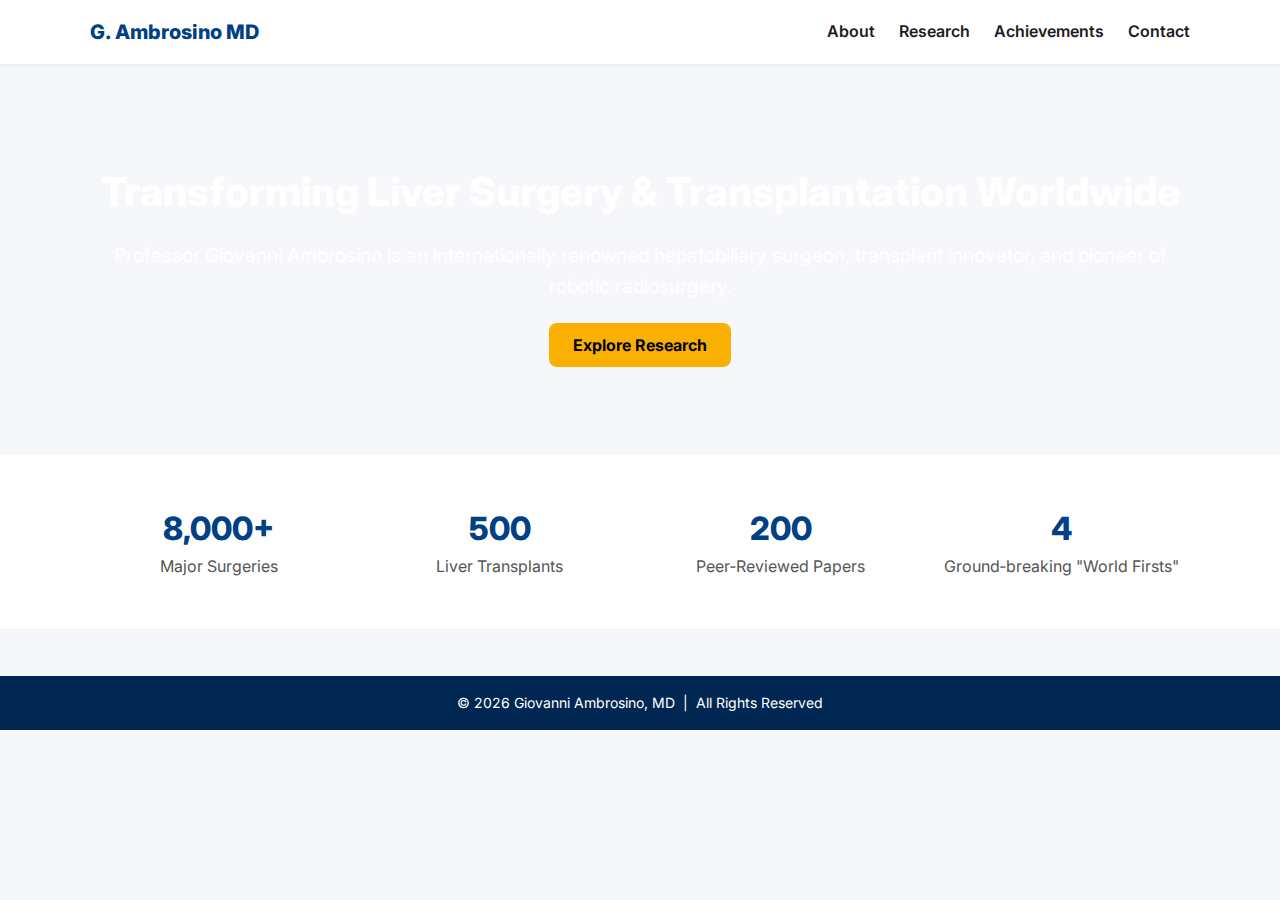
<file: index.html>
<!DOCTYPE html>
<html lang="en">
<head>
  <meta charset="UTF-8" />
  <meta name="viewport" content="width=device-width, initial-scale=1.0" />
  <title>Prof. Giovanni Ambrosino MD – Home</title>
  <link rel="stylesheet" href="assets/style.css" />
  <link rel="preconnect" href="https://fonts.googleapis.com" />
  <link rel="preconnect" href="https://fonts.gstatic.com" crossorigin />
  <link href="https://fonts.googleapis.com/css2?family=Inter:wght@300;400;600;800&display=swap" rel="stylesheet" />
</head>
<body>
  <header class="navbar">
    <div class="container nav-flex">
      <a class="brand" href="index.html">G. Ambrosino MD</a>
      <button class="hamburger" aria-label="Open navigation" onclick="toggleNav()">☰</button>
      <nav id="nav-links">
        <a href="about.html">About</a>
        <a href="research.html">Research</a>
        <a href="achievements.html">Achievements</a>
        <a href="contact.html">Contact</a>
      </nav>
    </div>
  </header>

  <section class="hero">
    <div class="container">
      <h1 class="hero-title">Transforming Liver Surgery & Transplantation Worldwide</h1>
      <p class="hero-sub">Professor Giovanni Ambrosino is an internationally renowned hepatobiliary surgeon, transplant innovator, and pioneer of robotic radiosurgery.</p>
      <a href="research.html" class="btn-primary">Explore Research</a>
    </div>
  </section>

  <section class="stats">
    <div class="container stats-grid">
      <div><span class="stat-num">8,000+</span><span class="stat-label">Major Surgeries</span></div>
      <div><span class="stat-num">500</span><span class="stat-label">Liver Transplants</span></div>
      <div><span class="stat-num">200</span><span class="stat-label">Peer‑Reviewed Papers</span></div>
      <div><span class="stat-num">4</span><span class="stat-label">Ground‑breaking "World Firsts"</span></div>
    </div>
  </section>

  <footer class="footer">
    <div class="container">
      © <span id="year"></span> Giovanni Ambrosino, MD &nbsp;|&nbsp; All Rights Reserved
    </div>
  </footer>
  <script src="assets/script.js"></script>
</body>
</html>
</file>
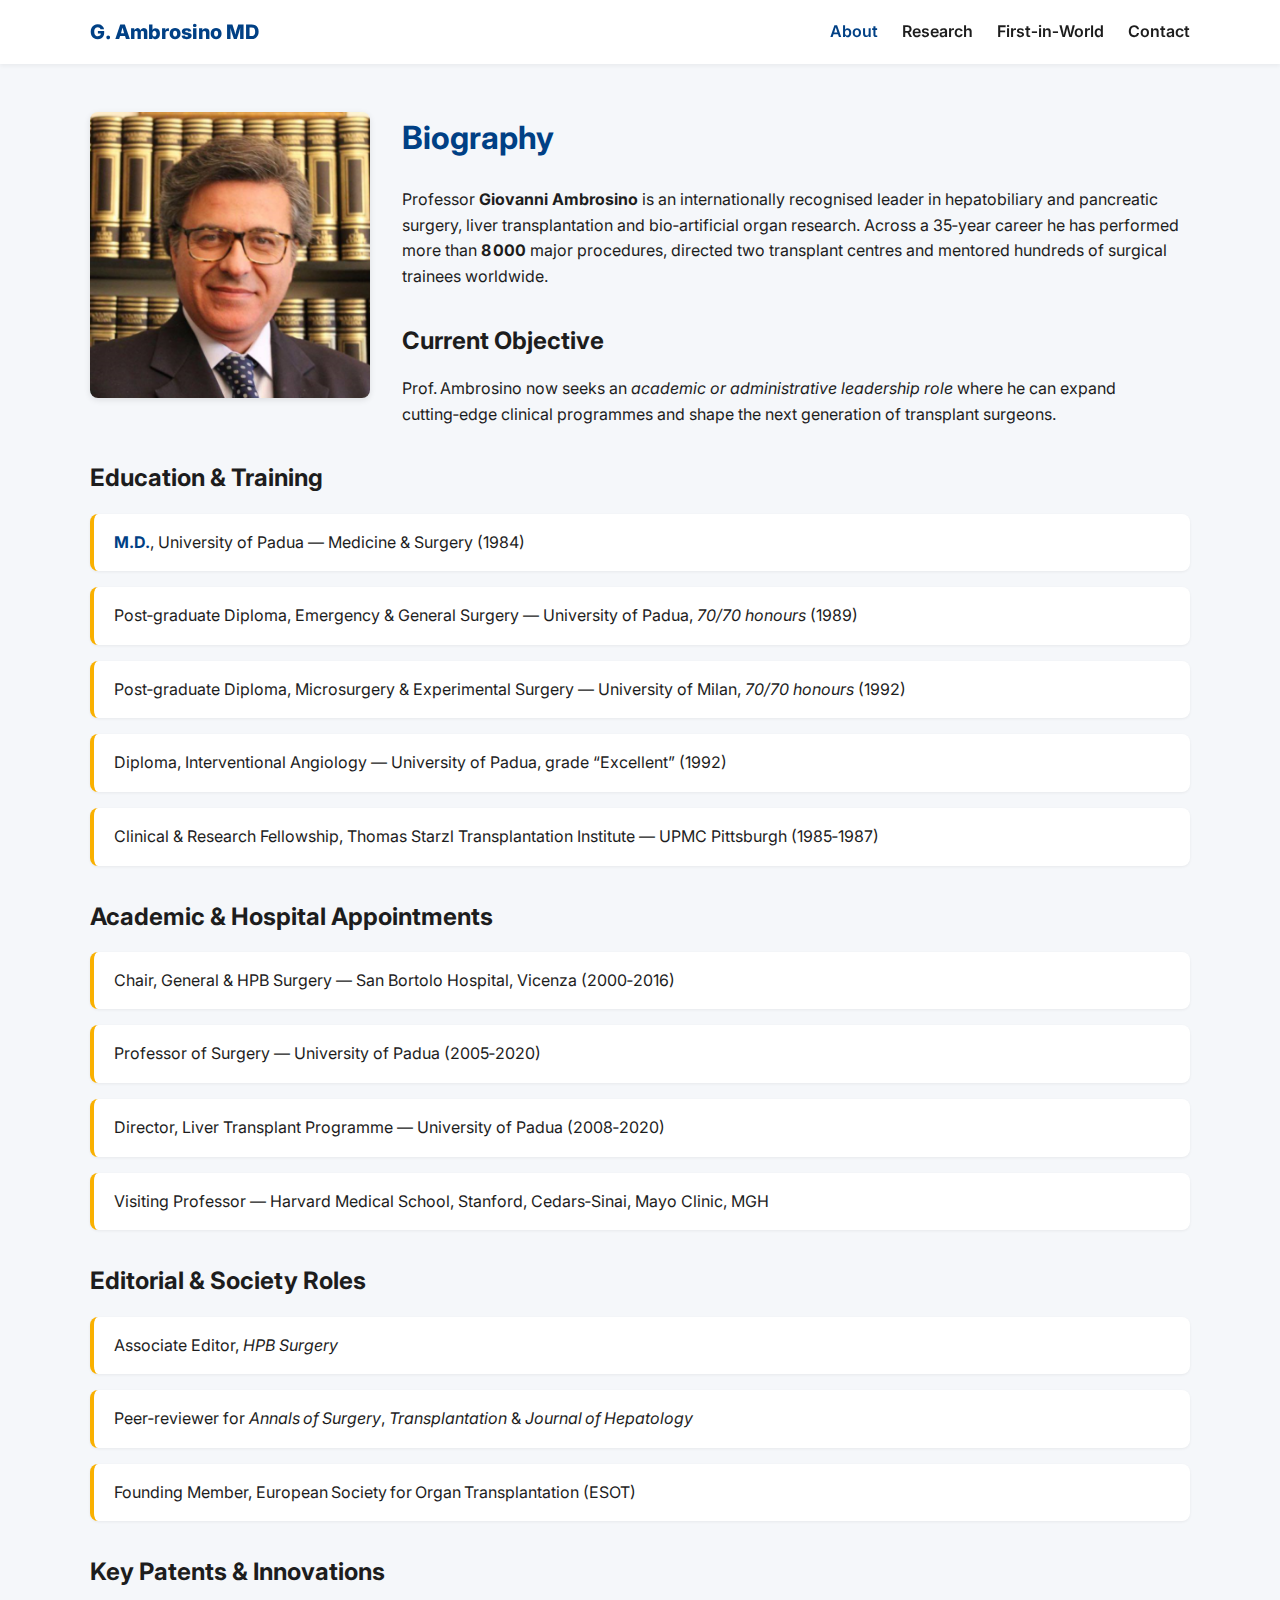
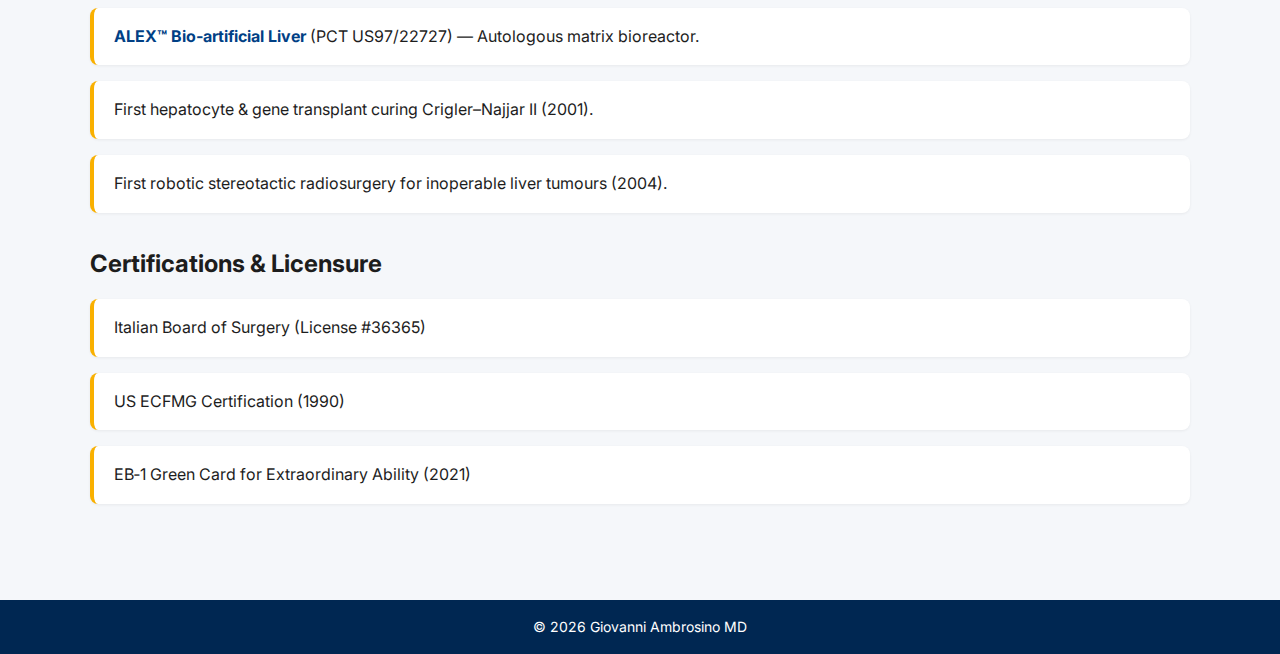
<file: about.html>
<!DOCTYPE html>
<html lang="en">
<head>
  <meta charset="UTF-8">
  <meta name="viewport" content="width=device-width, initial-scale=1.0">
  <title>About – Prof. Giovanni Ambrosino MD</title>
  <link rel="stylesheet" href="assets/style.css">
  <link href="https://fonts.googleapis.com/css2?family=Inter:wght@300;400;600;800&display=swap" rel="stylesheet">
</head>
<body>
  <header class="navbar">
    <div class="container nav-flex">
      <a class="brand" href="index.html">G. Ambrosino MD</a>
      <button class="hamburger" aria-label="Open navigation" onclick="toggleNav()">☰</button>
      <nav id="nav-links">
        <a class="active" href="about.html">About</a>
        <a href="research.html">Research</a>
        <a href="achievements.html">First‑in‑World</a>
        <a href="contact.html">Contact</a>
      </nav>
    </div>
  </header>

  <main class="container page">
    <div class="profile">
      <img src="assets/images/pfp.png" alt="Portrait of Professor Giovanni Ambrosino">
      <div class="profile-content">
        <h1>Biography</h1>
        <p>Professor <strong>Giovanni Ambrosino</strong> is an internationally recognised leader in hepatobiliary and pancreatic surgery, liver transplantation and bio‑artificial organ research. Across a 35‑year career he has performed more than <strong>8 000</strong> major procedures, directed two transplant centres and mentored hundreds of surgical trainees worldwide.</p>

        <h2>Current Objective</h2>
        <p>Prof. Ambrosino now seeks an <em>academic or administrative leadership role</em> where he can expand cutting‑edge clinical programmes and shape the next generation of transplant surgeons.</p>
      </div>
    </div>

    <h2>Education &amp; Training</h2>
    <ul class="card-list">
      <li><strong>M.D.</strong>, University of Padua — Medicine &amp; Surgery (1984)</li>
      <li>Post‑graduate Diploma, Emergency &amp; General Surgery — University of Padua, <em>70/70 honours</em> (1989)</li>
      <li>Post‑graduate Diploma, Microsurgery &amp; Experimental Surgery — University of Milan, <em>70/70 honours</em> (1992)</li>
      <li>Diploma, Interventional Angiology — University of Padua, grade “Excellent” (1992)</li>
      <li>Clinical &amp; Research Fellowship, Thomas Starzl Transplantation Institute — UPMC Pittsburgh (1985‑1987)</li>
    </ul>

    <h2>Academic &amp; Hospital Appointments</h2>
    <ul class="card-list">
      <li>Chair, General &amp; HPB Surgery — San Bortolo Hospital, Vicenza (2000‑2016)</li>
      <li>Professor of Surgery — University of Padua (2005‑2020)</li>
      <li>Director, Liver Transplant Programme — University of Padua (2008‑2020)</li>
      <li>Visiting Professor — Harvard Medical School, Stanford, Cedars‑Sinai, Mayo Clinic, MGH</li>
    </ul>

    <h2>Editorial &amp; Society Roles</h2>
    <ul class="card-list">
      <li>Associate Editor, <em>HPB Surgery</em></li>
      <li>Peer‑reviewer for <em>Annals of Surgery</em>, <em>Transplantation</em> &amp; <em>Journal of Hepatology</em></li>
      <li>Founding Member, European Society for Organ Transplantation (ESOT)</li>
    </ul>

    <h2>Key Patents &amp; Innovations</h2>
    <ul class="card-list">
      <li><strong>ALEX™ Bio‑artificial Liver</strong> (PCT US97/22727) — Autologous matrix bioreactor.</li>
      <li>First hepatocyte &amp; gene transplant curing Crigler–Najjar II (2001).</li>
      <li>First robotic stereotactic radiosurgery for inoperable liver tumours (2004).</li>
    </ul>

    <h2>Certifications &amp; Licensure</h2>
    <ul class="card-list">
      <li>Italian Board of Surgery (License #36365)</li>
      <li>US ECFMG Certification (1990)</li>
      <li>EB‑1 Green Card for Extraordinary Ability (2021)</li>
    </ul>
  </main>

  <footer class="footer">
    <div class="container">© <span id="year"></span> Giovanni Ambrosino MD</div>
  </footer>
  <script src="assets/script.js"></script>
</body>
</html>
</file>
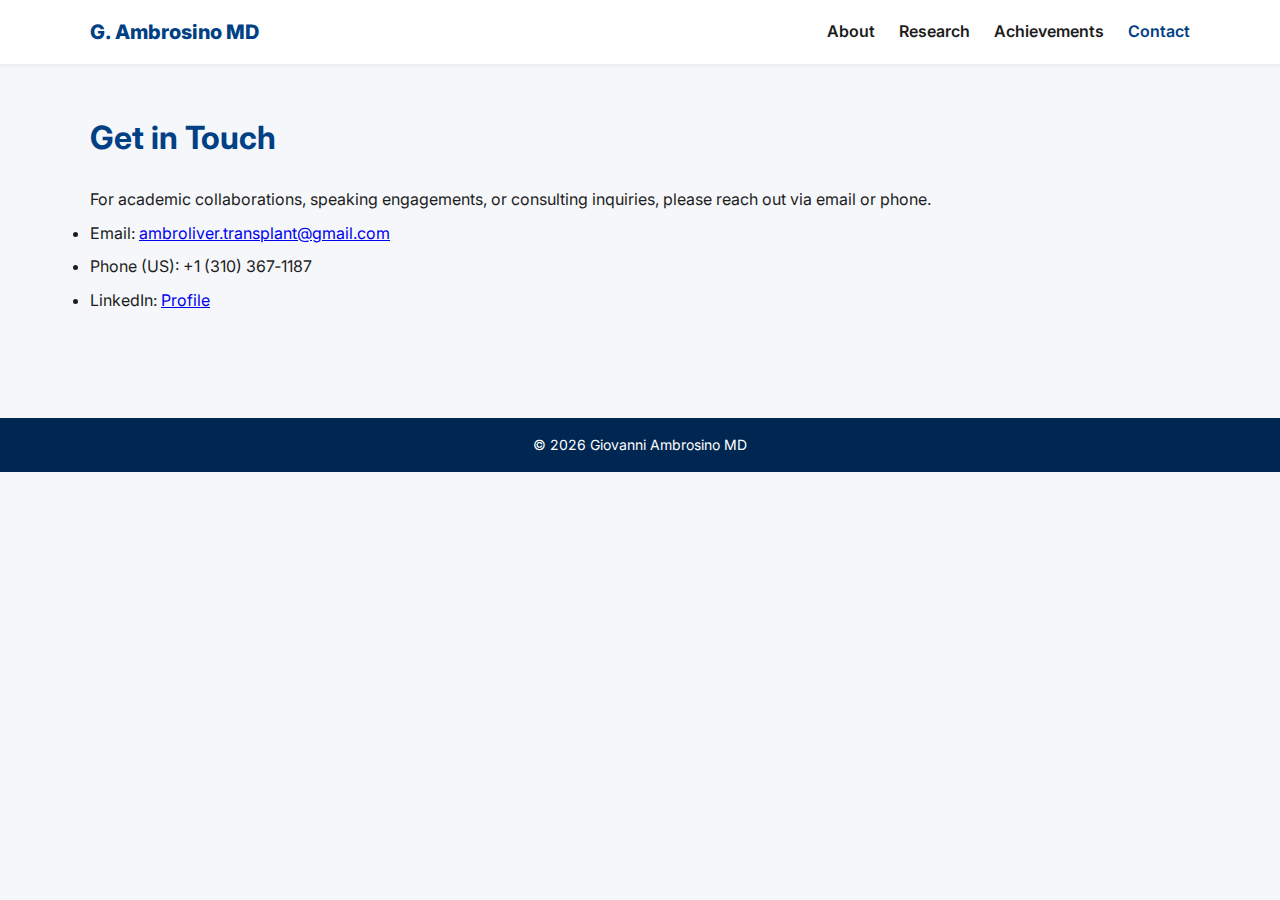
<file: contact.html>
<!DOCTYPE html>
<html lang="en">
<head>
  <meta charset="UTF-8" />
  <meta name="viewport" content="width=device-width, initial-scale=1.0" />
  <title>Contact – Prof. Giovanni Ambrosino MD</title>
  <link rel="stylesheet" href="assets/style.css" />
  <link href="https://fonts.googleapis.com/css2?family=Inter:wght@300;400;600;800&display=swap" rel="stylesheet" />
</head>
<body>
  <header class="navbar">
    <div class="container nav-flex">
      <a class="brand" href="index.html">G. Ambrosino MD</a>
      <button class="hamburger" aria-label="Open navigation" onclick="toggleNav()">☰</button>
      <nav id="nav-links">
        <a href="about.html">About</a>
        <a href="research.html">Research</a>
        <a href="achievements.html">Achievements</a>
        <a class="active" href="contact.html">Contact</a>
      </nav>
    </div>
  </header>

  <main class="container page">
    <h1>Get in Touch</h1>
    <p>For academic collaborations, speaking engagements, or consulting inquiries, please reach out via email or phone.</p>
    <ul class="contact-list">
      <li>Email: <a href="mailto:ambroliver.transplant@gmail.com">ambroliver.transplant@gmail.com</a></li>
      <li>Phone (US): +1 (310) 367‑1187</li>
      <li>LinkedIn: <a href="https://www.linkedin.com/in/giovanni-ambrosino-md" target="_blank">Profile</a></li>
    </ul>
  </main>

  <footer class="footer"><div class="container">© <span id="year"></span> Giovanni Ambrosino MD</div></footer>
  <script src="assets/script.js"></script>
</body>
</html>
</file>
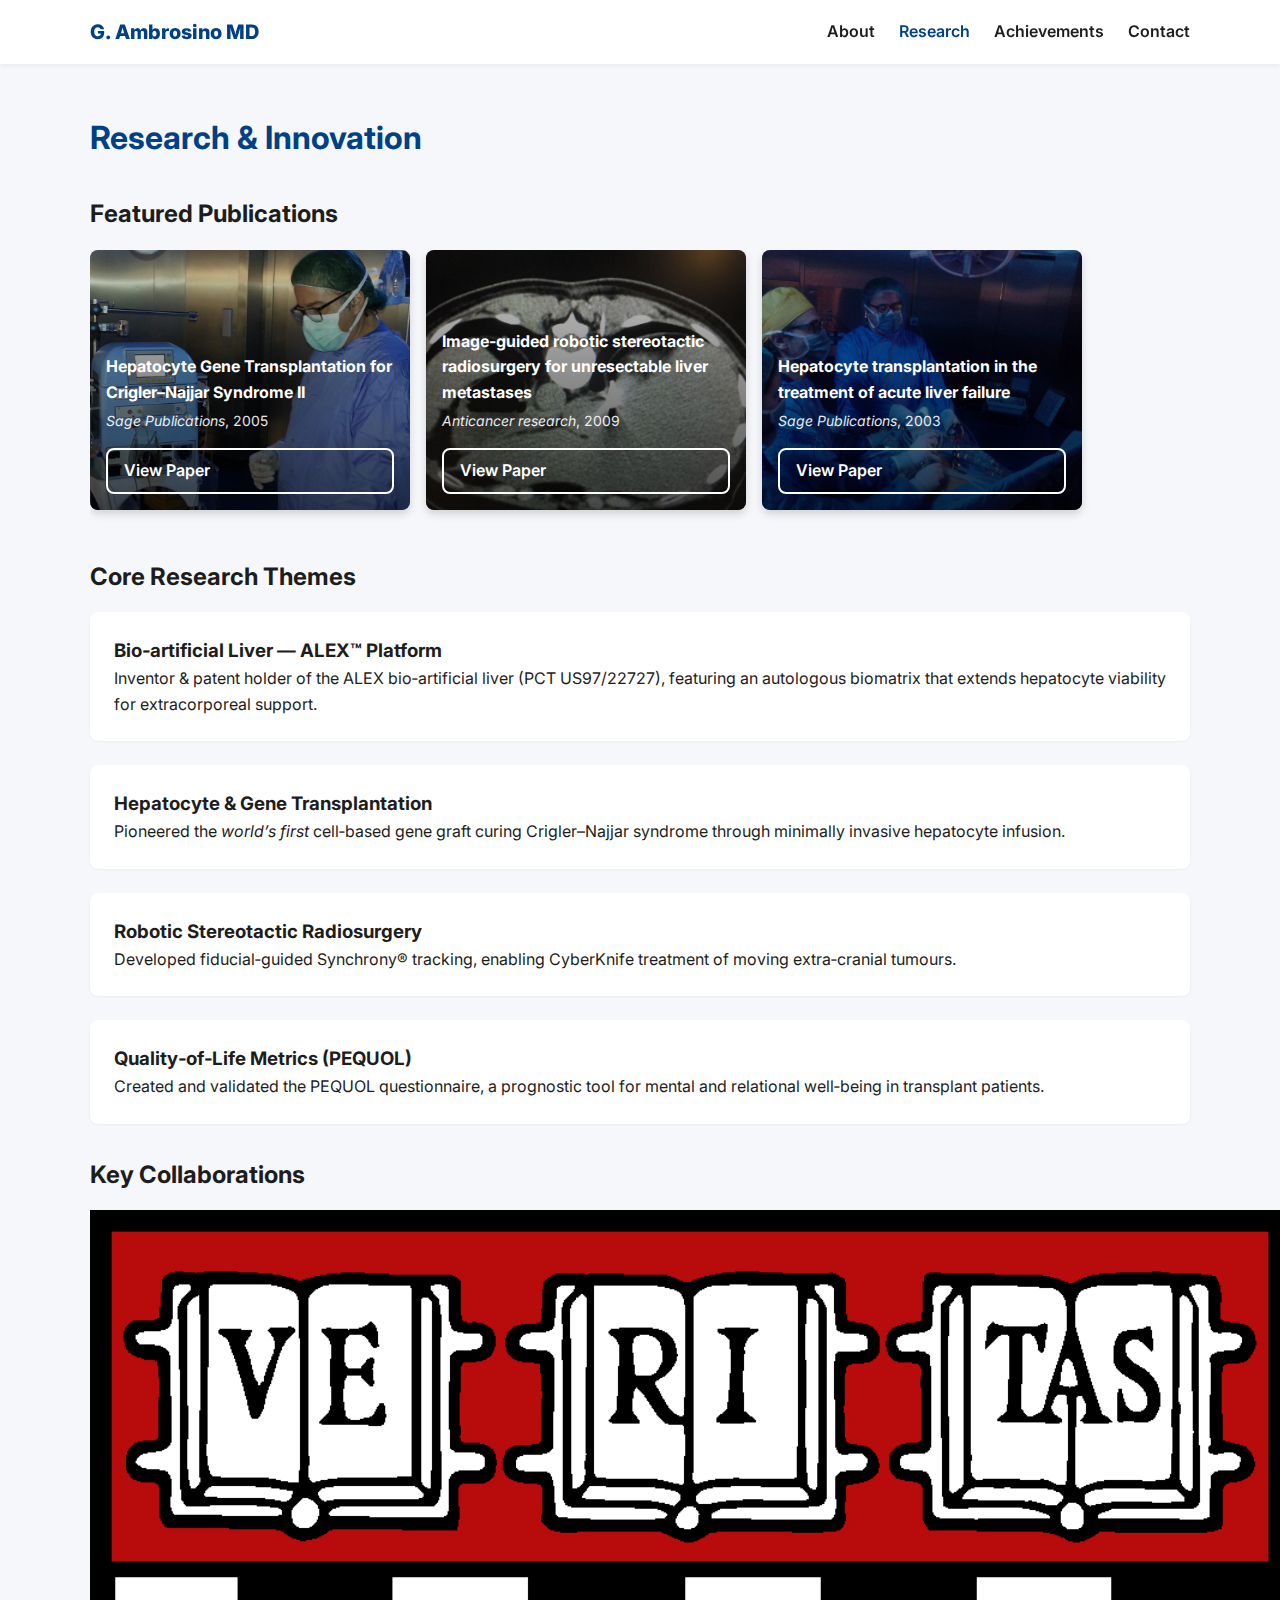
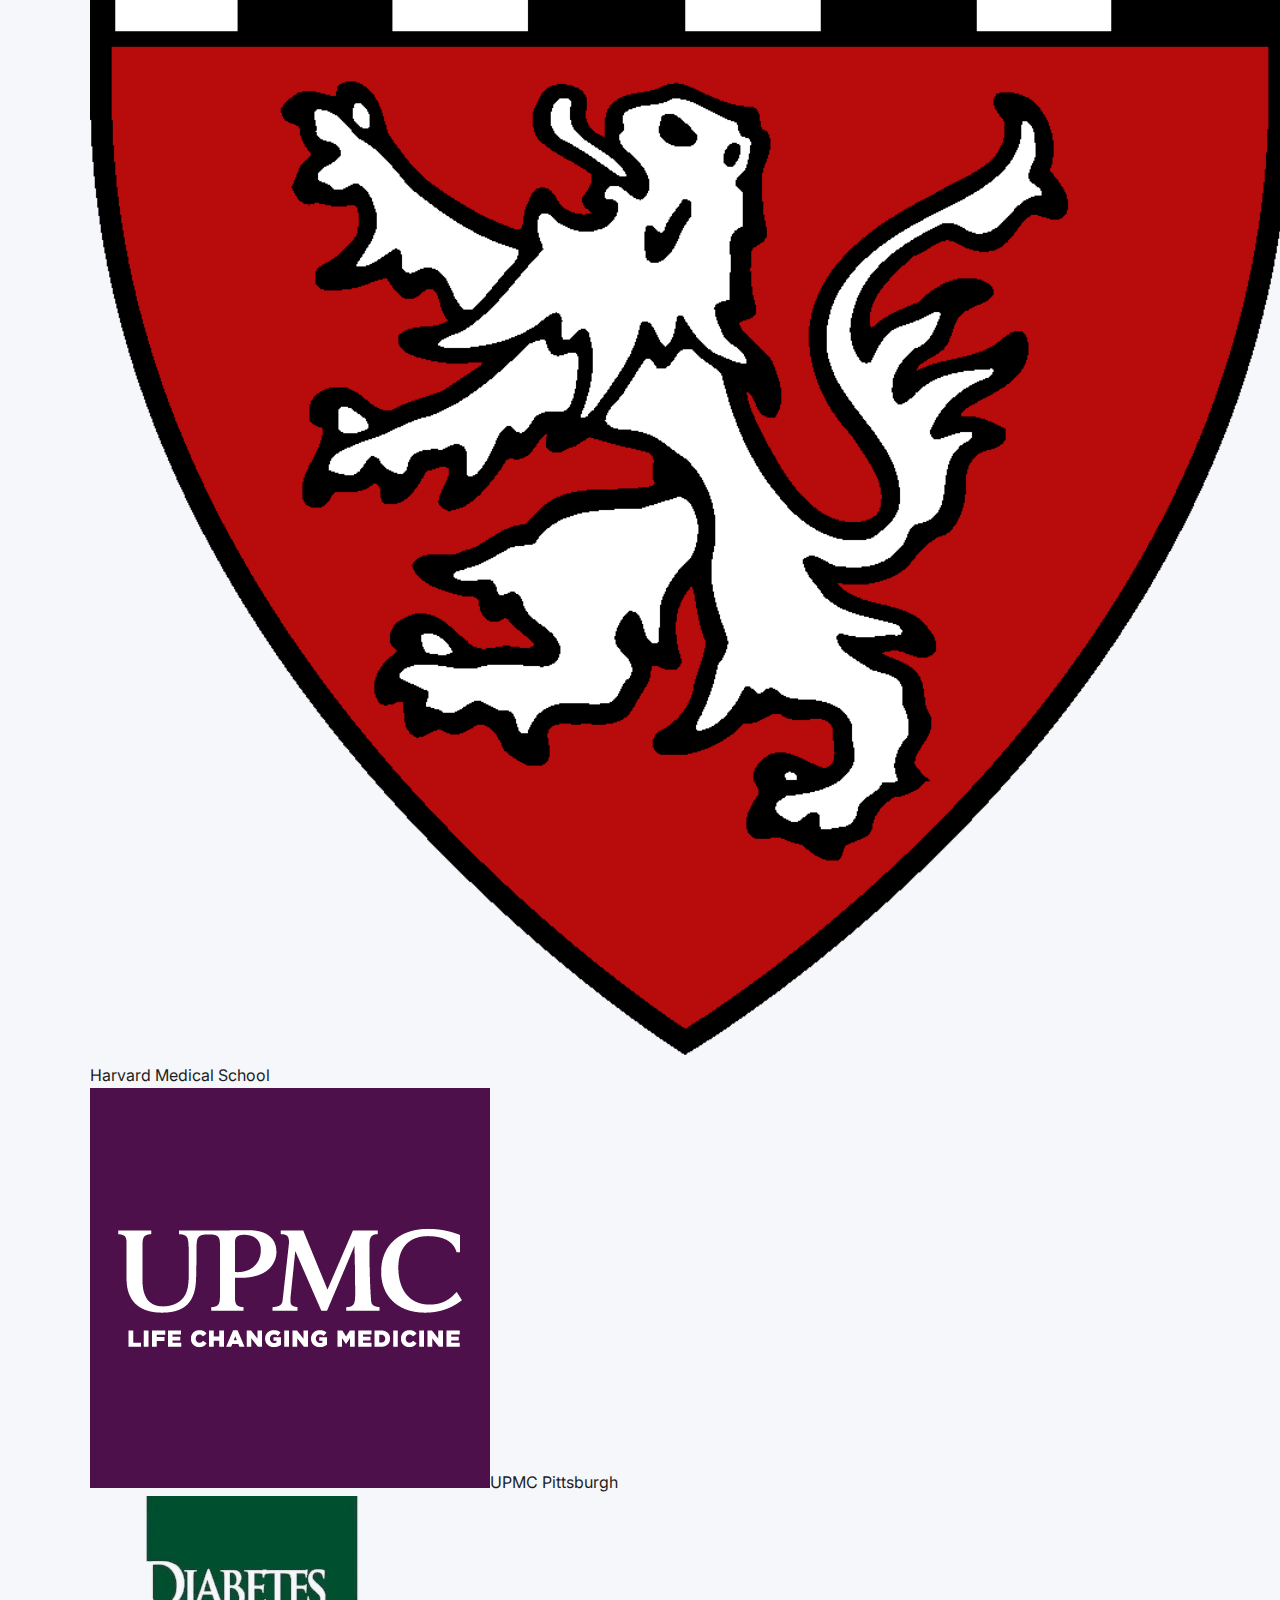
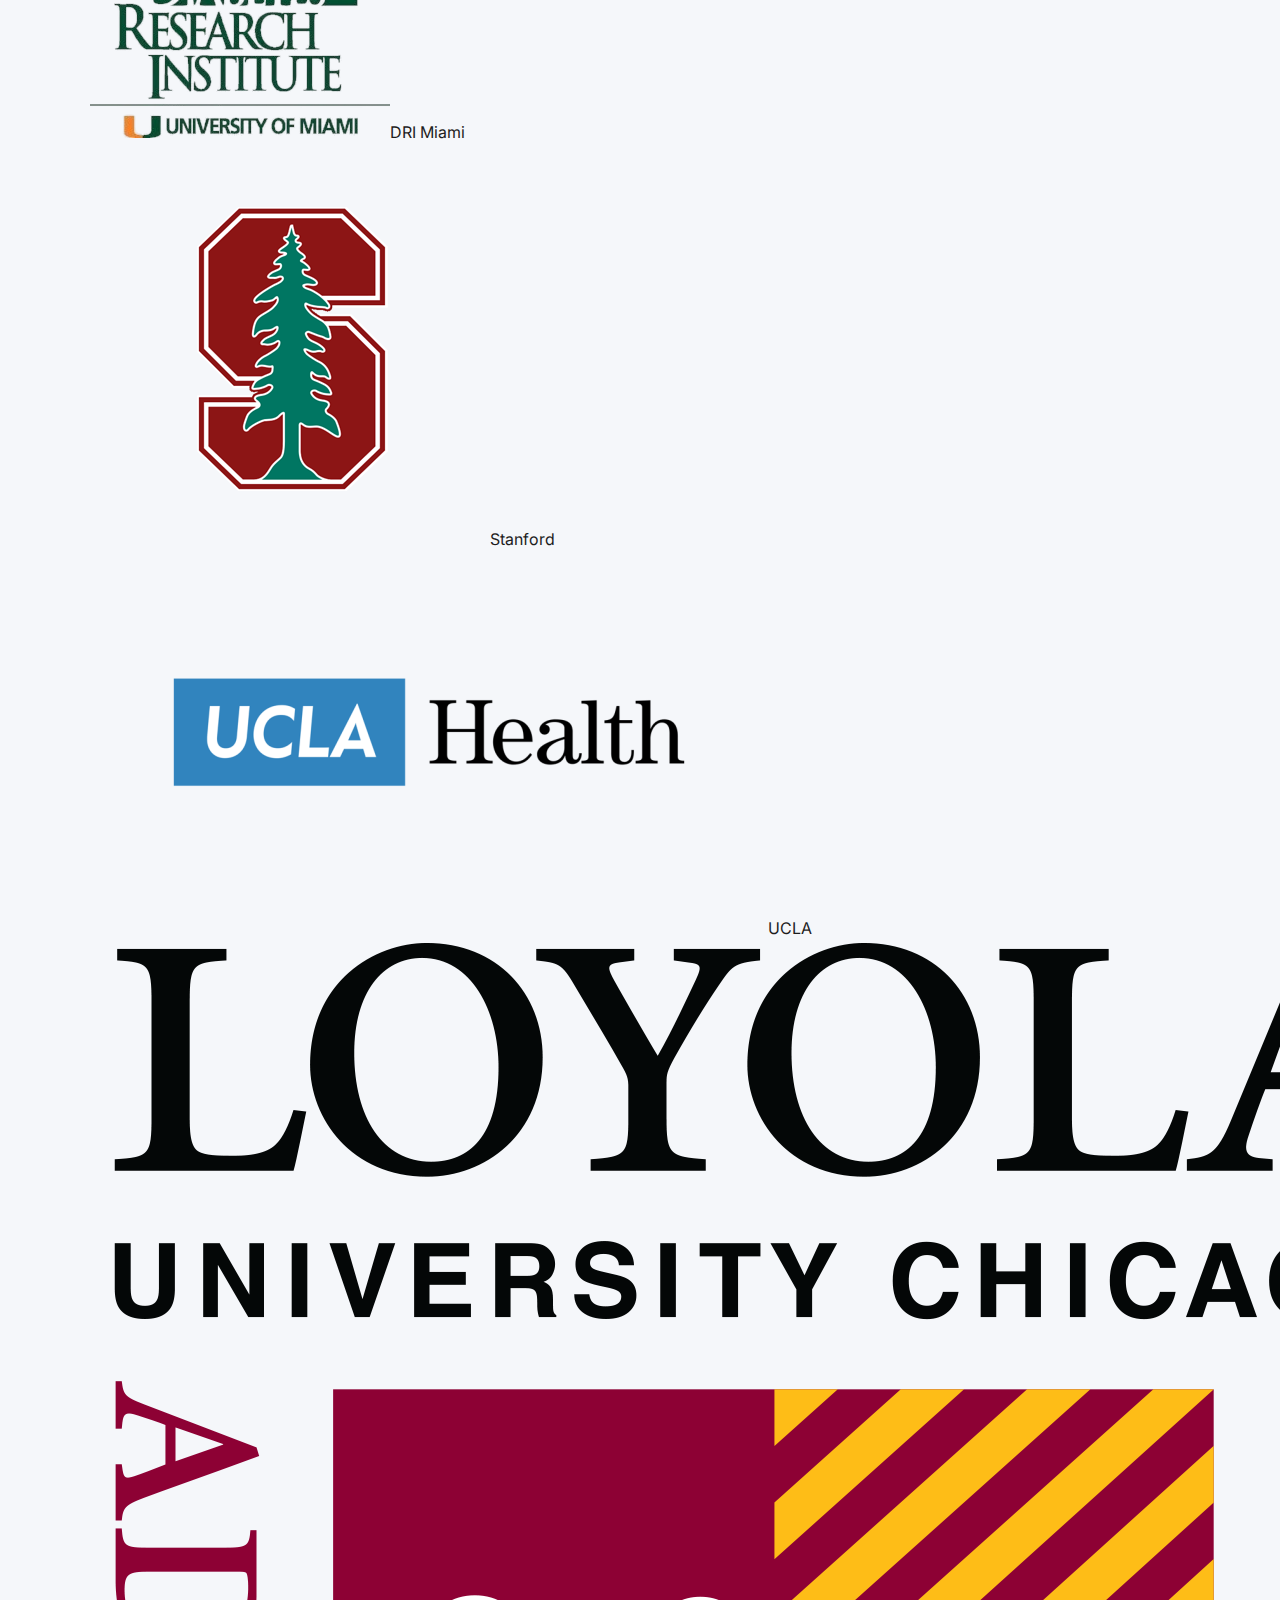
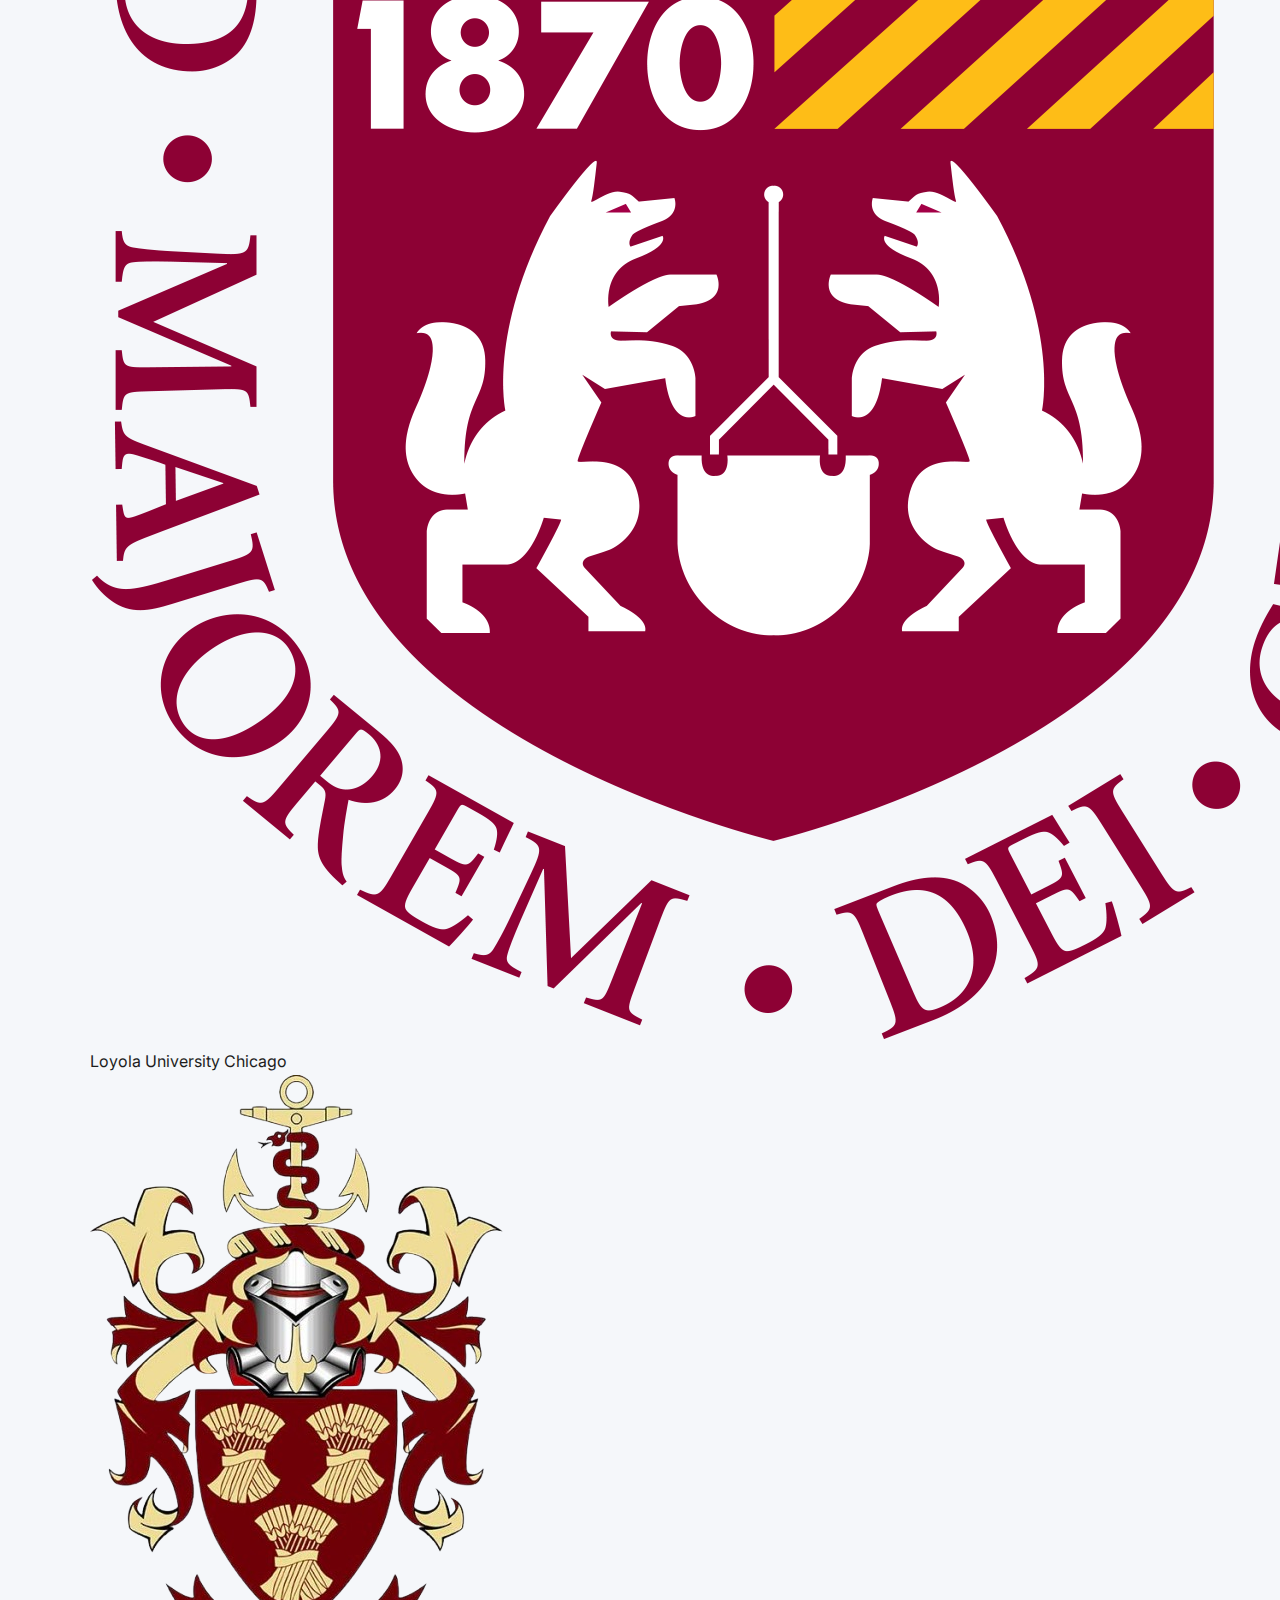
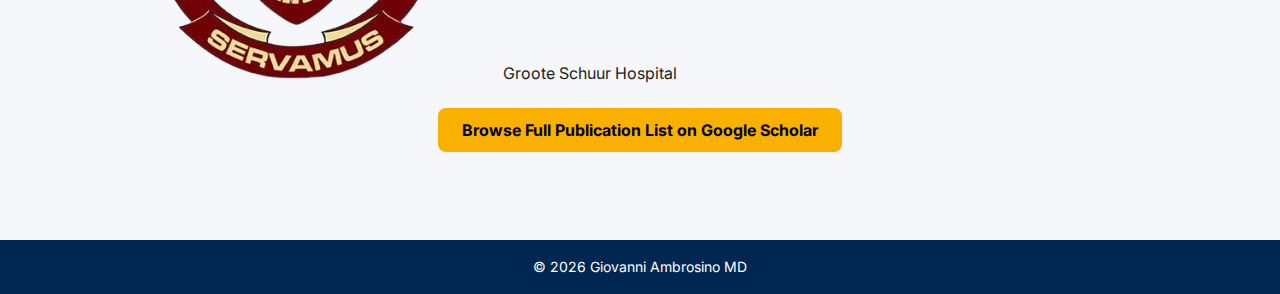
<file: research.html>
<!DOCTYPE html>
<html lang="en">
<head>
  <meta charset="UTF-8" />
  <meta name="viewport" content="width=device-width, initial-scale=1.0" />
  <title>Research – Prof. Giovanni Ambrosino MD</title>
  <link rel="stylesheet" href="assets/style.css" />
  <link href="https://fonts.googleapis.com/css2?family=Inter:wght@300;400;600;800&display=swap" rel="stylesheet" />
</head>
<body>
  <header class="navbar">
    <div class="container nav-flex">
      <a class="brand" href="index.html">G. Ambrosino MD</a>
      <button class="hamburger" aria-label="Open navigation" onclick="toggleNav()">☰</button>
      <nav id="nav-links">
        <a href="about.html">About</a>
        <a class="active" href="research.html">Research</a>
        <a href="achievements.html">Achievements</a>
        <a href="contact.html">Contact</a>
      </nav>
    </div>
  </header>

  <main class="container page">
    <h1>Research & Innovation</h1>

    <!-- FEATURED PUBLICATIONS -->
    <section>
      <h2>Featured Publications</h2>
      <div class="pub-cards" aria-label="Highlighted research articles">
        <!-- Card 2 -->
        <a class="pub-card" href="https://scholar.google.com/citations?view_op=view_citation&hl=en&user=QrC2HT4AAAAJ&citation_for_view=QrC2HT4AAAAJ:L8Ckcad2t8MC" target="_blank" style="background-image:url('assets/images/giovanni_operating.jpg');">
        <div class="pub-overlay">
            <h3>Hepatocyte Gene Transplantation for Crigler–Najjar Syndrome II</h3>
            <p><em>Sage Publications</em>, 2005</p>
            <span class="btn-outline">View Paper</span>
        </div>
        </a>
        <!-- Card 2 -->
        <a class="pub-card" href="https://scholar.google.com/citations?view_op=view_citation&hl=en&user=QrC2HT4AAAAJ&citation_for_view=QrC2HT4AAAAJ:zYLM7Y9cAGgC" target="_blank" style="background-image:url('assets/images/metastasi.png');">
          <div class="pub-overlay">
            <h3>Image-guided robotic stereotactic radiosurgery for unresectable liver metastases</h3>
            <p><em>Anticancer research</em>, 2009</p>
            <span class="btn-outline">View Paper</span>
          </div>
        </a>
        <!-- Card 3 -->
        <a class="pub-card" href="https://scholar.google.com/citations?view_op=view_citation&hl=it&user=QrC2HT4AAAAJ&citation_for_view=QrC2HT4AAAAJ:r0BpntZqJG4C" target="_blank" style="background-image:url('assets/images/giovanni_operating2.png');">
          <div class="pub-overlay">
            <h3>Hepatocyte transplantation in the treatment of acute liver failure</h3>
            <p><em>Sage Publications</em>, 2003</p>
            <span class="btn-outline">View Paper</span>
          </div>
        </a>
      </div>
    </section>

    <!-- CORE THEMES -->
    <section>
      <h2>Core Research Themes</h2>
      <article class="research-block">
        <h3>Bio‑artificial Liver — ALEX™ Platform</h3>
        <p>Inventor &amp; patent holder of the ALEX bio‑artificial liver (PCT US97/22727), featuring an autologous biomatrix that extends hepatocyte viability for extracorporeal support.</p>
      </article>
      <article class="research-block">
        <h3>Hepatocyte &amp; Gene Transplantation</h3>
        <p>Pioneered the <em>world’s first</em> cell‑based gene graft curing Crigler–Najjar syndrome through minimally invasive hepatocyte infusion.</p>
      </article>
      <article class="research-block">
        <h3>Robotic Stereotactic Radiosurgery</h3>
        <p>Developed fiducial‑guided Synchrony® tracking, enabling CyberKnife treatment of moving extra‑cranial tumours.</p>
      </article>
      <article class="research-block">
        <h3>Quality‑of‑Life Metrics (PEQUOL)</h3>
        <p>Created and validated the PEQUOL questionnaire, a prognostic tool for mental and relational well‑being in transplant patients.</p>
      </article>
    </section>

    <!-- COLLABS & LINK -->
    <section class="collabs">
        <h2>Key Collaborations</h2>
        <div class="logo-grid">
          <div class="logo-item"><img src="assets/images/HMS.png" alt="Harvard Medical School logo"><span>Harvard Medical School</span></div>
          <div class="logo-item"><img src="assets/images/UMPC.png" alt="UPMC Pittsburgh logo"><span>UPMC Pittsburgh</span></div>
          <div class="logo-item"><img src="assets/images/DRi.png" alt="Diabetes Research Institute Miami logo"><span>DRI Miami</span></div>
          <div class="logo-item"><img src="assets/images/stanford.webp" alt="Stanford University logo"><span>Stanford</span></div>
          <div class="logo-item"><img src="assets/images/UCLA.png" alt="UCLA Health logo"><span>UCLA</span></div>
          <div class="logo-item"><img src="assets/images/LUC.png" alt="Loyola University Chicago logo"><span>Loyola University Chicago</span></div>
          <div class="logo-item"><img src="assets/images/grooteschuurhospital.png" alt="Groote Schuur Hospital logo"><span>Groote Schuur Hospital</span></div>
        </div>
      </section>
      
    <div class="scholar-link">
      <a class="btn-primary" href="https://scholar.google.com/citations?user=QrC2HT4AAAAJ" target="_blank">Browse Full Publication List on Google Scholar</a>
    </div>
  </main>

  <footer class="footer"><div class="container">© <span id="year"></span> Giovanni Ambrosino MD</div></footer>
  <script src="assets/script.js"></script>
</body>
</html>
</file>
<file: assets/style.css>
/* Base -------------------------------------------------- */
:root {
    --primary:#004085;
    --secondary:#f9b000;
    --light:#f5f7fa;
    --dark:#1d1d1d;
    --radius:8px;
    --transition:0.3s ease;
  }
  *{box-sizing:border-box;margin:0;padding:0}
  body{font-family:'Inter',sans-serif;line-height:1.6;color:var(--dark);background:var(--light);}
  .container{width:90%;max-width:1100px;margin:auto}
  
  /* Navigation -------------------------------------------- */
  .navbar{background:#fff;box-shadow:0 2px 4px rgba(0,0,0,.05);position:sticky;top:0;z-index:999}
  .nav-flex{display:flex;align-items:center;justify-content:space-between;padding:1rem 0}
  .brand{font-weight:800;font-size:1.25rem;text-decoration:none;color:var(--primary)}
  nav a{margin-left:1.25rem;text-decoration:none;color:var(--dark);font-weight:600;transition:var(--transition)}
  nav a:hover,nav a.active{color:var(--primary)}
  .hamburger{display:none;background:none;border:none;font-size:1.5rem}
  
  @media (max-width:720px){
    .hamburger{display:block}
    #nav-links{display:none;flex-direction:column;background:#fff;position:absolute;top:64px;right:0;width:200px;padding:1rem;border:1px solid #eee;box-shadow:0 2px 8px rgba(0,0,0,.1)}
    #nav-links.open{display:flex}
    nav a{margin:0.5rem 0}
  }
  
  /* Hero --------------------------------------------------- */
  .hero{background:url('https://images.unsplash.com/photo-1530023367847-8f8f1f57f132?auto=format&fit=crop&w=1500&q=80') center/cover no-repeat;color:#fff;padding:6rem 0;text-align:center}
  .hero-title{font-size:2.5rem;font-weight:800;margin-bottom:1rem}
  .hero-sub{font-size:1.2rem;margin-bottom:2rem}
  .btn-primary{background:var(--secondary);color:#000;padding:0.75rem 1.5rem;border-radius:var(--radius);text-decoration:none;font-weight:700;transition:var(--transition)}
  .btn-primary:hover{background:#ffc72c}
  .btn-outline{display:inline-block;border:2px solid #fff;padding:0.5rem 1rem;border-radius:var(--radius);font-weight:600;margin-top:1rem;color:#fff;text-decoration:none;transition:var(--transition)}
  .btn-outline:hover{background:rgba(255,255,255,.1)}
  
  /* Stats -------------------------------------------------- */
  .stats{background:#fff;padding:3rem 0}
  .stats-grid{display:grid;grid-template-columns:repeat(auto-fit,minmax(200px,1fr));gap:1.5rem;text-align:center}
  .stat-num{display:block;font-size:2rem;font-weight:800;color:var(--primary)}
  .stat-label{color:#555}
  
  /* Pages -------------------------------------------------- */
  .page{padding:3rem 0}
  .page h1{margin-bottom:1.5rem;color:var(--primary)}
  .page h2{margin:2rem 0 1rem}
  .research-block{background:#fff;border-radius:var(--radius);padding:1.5rem;margin-bottom:1.5rem;box-shadow:0 1px 3px rgba(0,0,0,.05)}
  .milestones{list-style:square inside;margin-left:0}
  .milestones li{margin-bottom:0.75rem}
  .contact-list li{margin:0.5rem 0}
  
  /* Card Lists -------------------------------------------- */
  .card-list{list-style:none;padding:0;display:grid;gap:1rem}
  .card-list li{background:#fff;border-left:4px solid var(--secondary);padding:1rem 1.25rem;border-radius:var(--radius);box-shadow:0 1px 3px rgba(0,0,0,.06)}
  .card-list li strong{color:var(--primary)}
  
  /* Profile ------------------------------------------------ */
  .profile{display:flex;flex-wrap:wrap;gap:2rem;align-items:flex-start;margin-bottom:2rem}
  .profile img{max-width:280px;width:100%;border-radius:var(--radius);box-shadow:0 2px 6px rgba(0,0,0,.1)}
  .profile-content{flex:1 1 250px}
  
  /* Publication Cards ------------------------------------- */
  .pub-cards{display:flex;gap:1rem;overflow-x:auto;padding-bottom:1rem;margin-bottom:2rem;scroll-snap-type:x mandatory}
  .pub-card{flex:0 0 320px;height:260px;border-radius:var(--radius);background-size:cover;background-position:center;position:relative;color:#fff;scroll-snap-align:center;box-shadow:0 4px 8px rgba(0,0,0,.15);transition:var(--transition)}
  .pub-card:hover{transform:translateY(-4px)}
  .pub-overlay{position:absolute;inset:0;background:linear-gradient(180deg,rgba(0,0,0,0.2) 0%,rgba(0,0,0,0.7) 100%);padding:1rem;display:flex;flex-direction:column;justify-content:flex-end;border-radius:var(--radius)}
  .pub-overlay h3{font-size:1rem;font-weight:700;margin-bottom:0.25rem}
  .pub-overlay p{font-size:0.875rem;opacity:0.9}
  
  /* Scholar BTN ------------------------------------------- */
  .scholar-link{text-align:center;margin-top:2rem}
  
  /* Footer ------------------------------------------------- */
  .footer{background:#002752;color:#fff;text-align:center;padding:1rem 0;font-size:0.875rem;margin-top:3rem}
</file>
